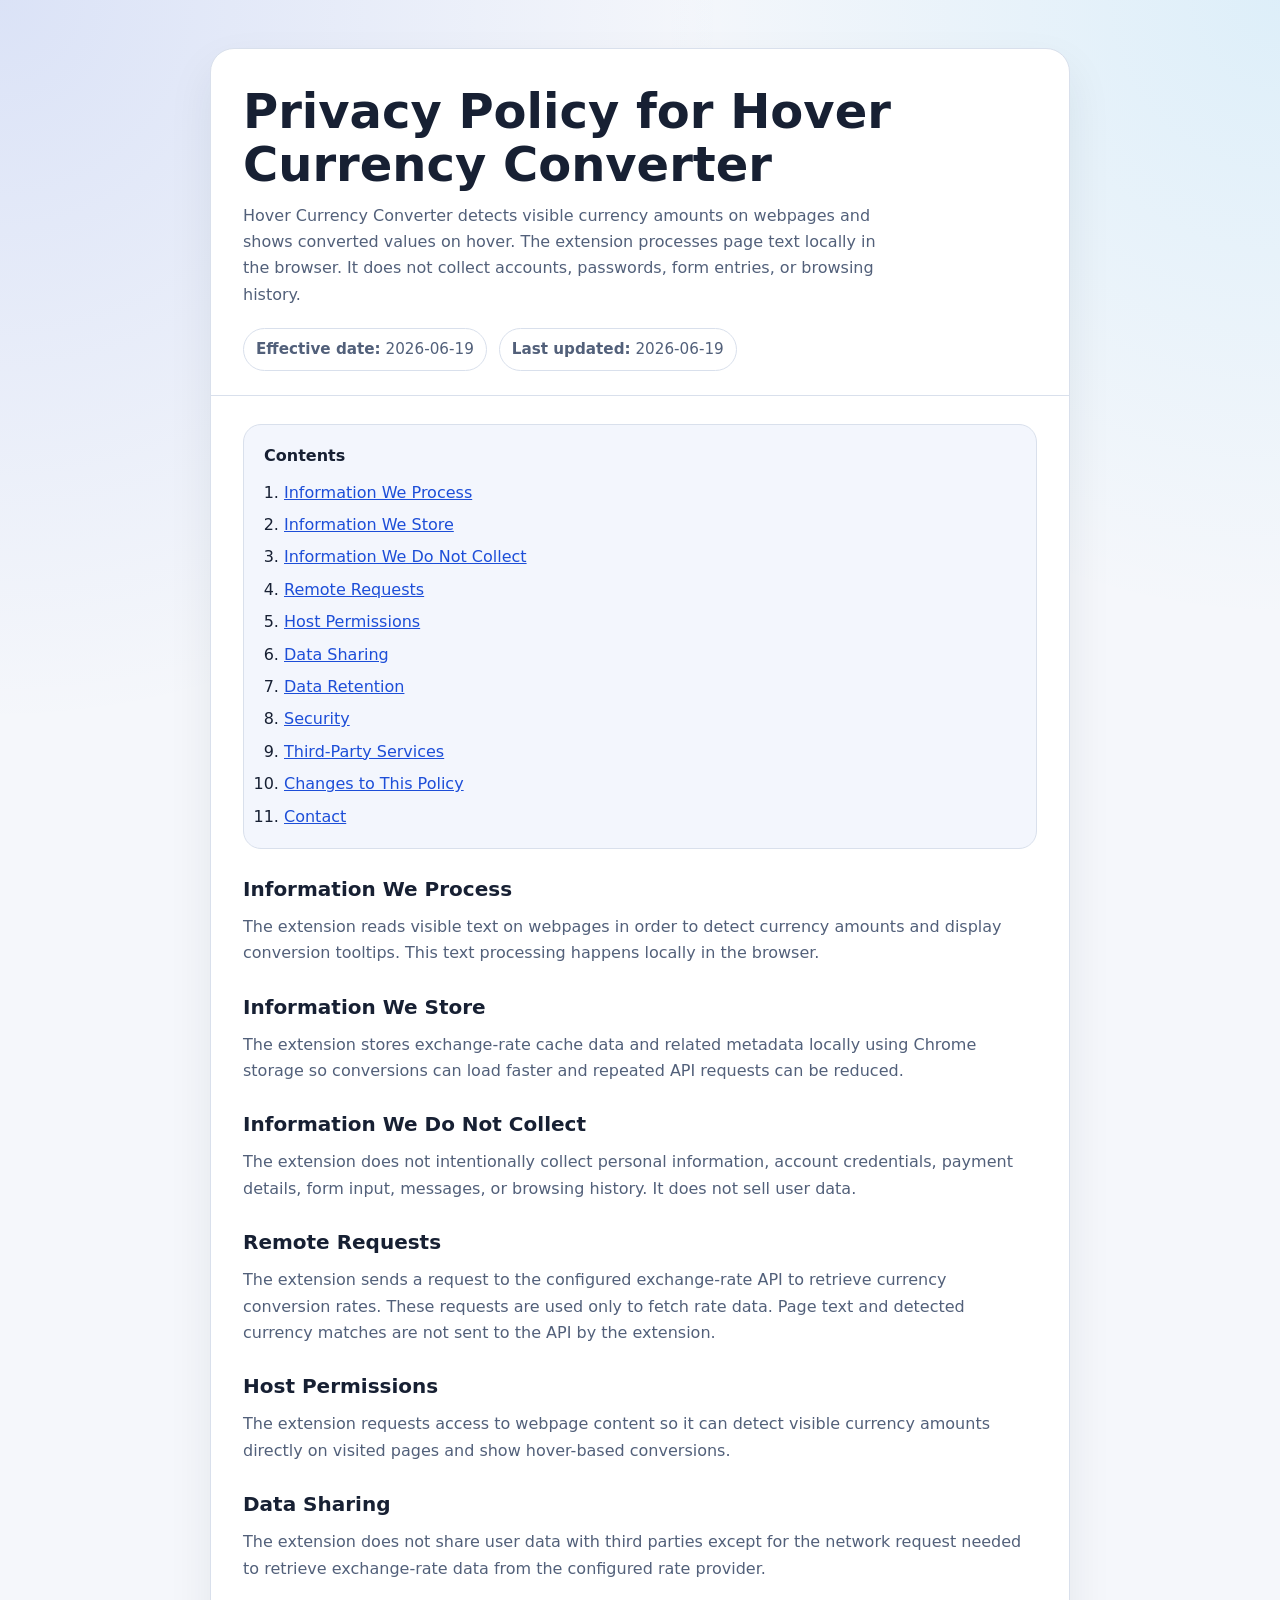
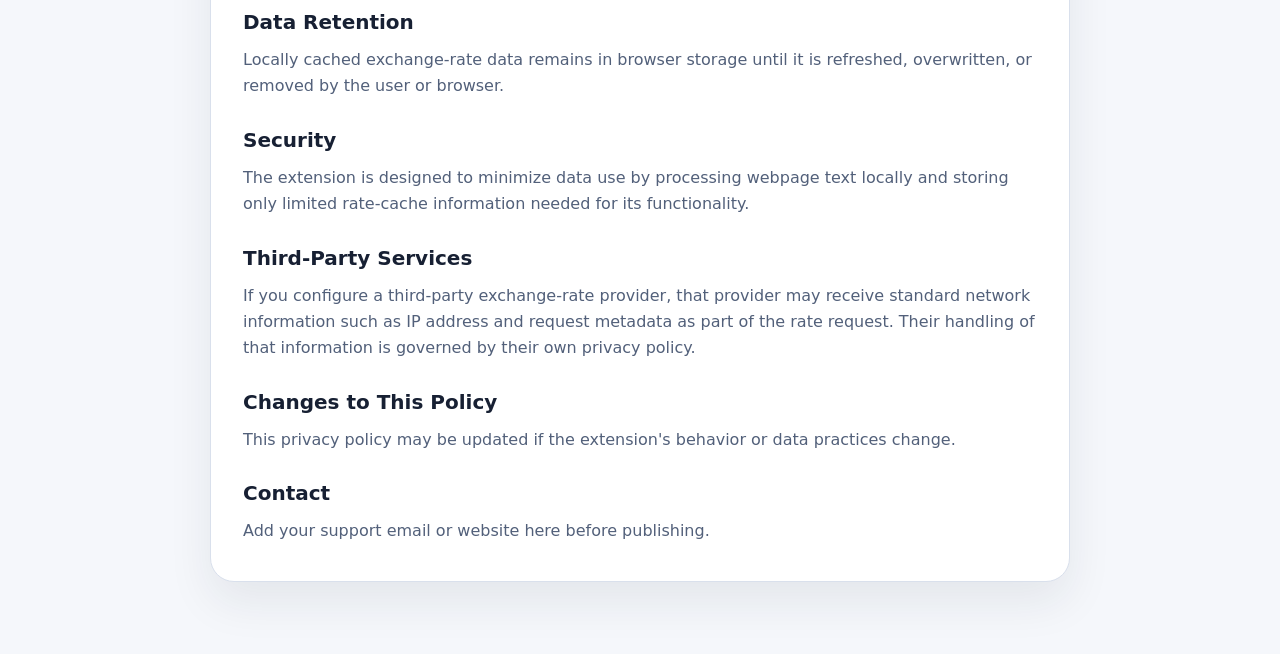
<file: hcc/privacy-policy.html>
<!doctype html>
<html lang="en">
<head>
    <meta charset="utf-8" />
    <meta name="viewport" content="width=device-width, initial-scale=1" />
    <title>Hover Currency Converter Privacy Policy</title>
    <meta
        name="description"
        content="Privacy Policy for Hover Currency Converter, a browser extension that detects visible currency amounts on webpages and shows converted values on hover."
    />
    <style>
        :root {
            color-scheme: light dark;
            --bg: #f5f7fb;
            --surface: #ffffff;
            --text: #172033;
            --muted: #52607a;
            --border: #d9e0ec;
            --accent: #1d4ed8;
            --shadow: 0 20px 45px rgba(23, 32, 51, 0.08);
        }

        @media (prefers-color-scheme: dark) {
            :root {
                --bg: #0f172a;
                --surface: #111c34;
                --text: #e5ecf8;
                --muted: #b6c2d9;
                --border: #23314f;
                --accent: #7cb4ff;
                --shadow: 0 20px 45px rgba(0, 0, 0, 0.28);
            }
        }

        * {
            box-sizing: border-box;
        }

        body {
            margin: 0;
            background:
                radial-gradient(circle at top left, rgba(29, 78, 216, 0.12), transparent 28%),
                radial-gradient(circle at top right, rgba(14, 165, 233, 0.1), transparent 24%),
                var(--bg);
            color: var(--text);
            font: 16px/1.65 system-ui, -apple-system, BlinkMacSystemFont, "Segoe UI", sans-serif;
        }

        .container {
            max-width: 900px;
            margin: 0 auto;
            padding: 48px 20px 72px;
        }

        .card {
            background: var(--surface);
            border: 1px solid var(--border);
            border-radius: 24px;
            box-shadow: var(--shadow);
            overflow: hidden;
        }

        header {
            padding: 36px 32px 24px;
            border-bottom: 1px solid var(--border);
        }

        h1 {
            margin: 0 0 12px;
            font-size: clamp(2rem, 5vw, 3rem);
            line-height: 1.1;
        }

        .summary {
            margin: 0;
            max-width: 65ch;
            color: var(--muted);
        }

        .meta {
            display: flex;
            flex-wrap: wrap;
            gap: 12px;
            margin-top: 20px;
            color: var(--muted);
            font-size: 0.95rem;
        }

        .pill {
            padding: 8px 12px;
            border: 1px solid var(--border);
            border-radius: 999px;
            background: rgba(255, 255, 255, 0.35);
        }

        main {
            padding: 28px 32px 36px;
        }

        nav {
            margin-bottom: 24px;
            padding: 18px 20px;
            border: 1px solid var(--border);
            border-radius: 18px;
            background: rgba(29, 78, 216, 0.05);
        }

        nav strong {
            display: block;
            margin-bottom: 10px;
        }

        nav ol {
            margin: 0;
            padding-left: 20px;
        }

        nav li + li {
            margin-top: 6px;
        }

        section + section {
            margin-top: 24px;
        }

        h2 {
            margin: 0 0 8px;
            font-size: 1.25rem;
        }

        p {
            margin: 0;
            color: var(--muted);
        }

        a {
            color: var(--accent);
        }

        footer {
            padding: 0 32px 32px;
            color: var(--muted);
            font-size: 0.95rem;
        }

        @media (max-width: 640px) {
            header,
            main,
            footer {
                padding-left: 20px;
                padding-right: 20px;
            }
        }
    </style>
</head>
<body>
    <div class="container">
        <article class="card">
            <header>
                <h1>Privacy Policy for Hover Currency Converter</h1>
                <p class="summary">
                    Hover Currency Converter detects visible currency amounts on webpages and shows converted values on hover.
                    The extension processes page text locally in the browser. It does not collect accounts, passwords,
                    form entries, or browsing history.
                </p>
                <div class="meta">
                    <span class="pill"><strong>Effective date:</strong> 2026-06-19</span>
                    <span class="pill"><strong>Last updated:</strong> 2026-06-19</span>
                </div>
            </header>

            <main>
                <nav aria-label="Table of contents">
                    <strong>Contents</strong>
                    <ol>
                        <li><a href="#information-we-process">Information We Process</a></li>
                        <li><a href="#information-we-store">Information We Store</a></li>
                        <li><a href="#information-we-do-not-collect">Information We Do Not Collect</a></li>
                        <li><a href="#remote-requests">Remote Requests</a></li>
                        <li><a href="#host-permissions">Host Permissions</a></li>
                        <li><a href="#data-sharing">Data Sharing</a></li>
                        <li><a href="#data-retention">Data Retention</a></li>
                        <li><a href="#security">Security</a></li>
                        <li><a href="#third-party-services">Third-Party Services</a></li>
                        <li><a href="#changes-to-this-policy">Changes to This Policy</a></li>
                        <li><a href="#contact">Contact</a></li>
                    </ol>
                </nav>

                <section id="information-we-process">
                    <h2>Information We Process</h2>
                    <p>
                        The extension reads visible text on webpages in order to detect currency amounts and display
                        conversion tooltips. This text processing happens locally in the browser.
                    </p>
                </section>

                <section id="information-we-store">
                    <h2>Information We Store</h2>
                    <p>
                        The extension stores exchange-rate cache data and related metadata locally using Chrome storage so
                        conversions can load faster and repeated API requests can be reduced.
                    </p>
                </section>

                <section id="information-we-do-not-collect">
                    <h2>Information We Do Not Collect</h2>
                    <p>
                        The extension does not intentionally collect personal information, account credentials, payment
                        details, form input, messages, or browsing history. It does not sell user data.
                    </p>
                </section>

                <section id="remote-requests">
                    <h2>Remote Requests</h2>
                    <p>
                        The extension sends a request to the configured exchange-rate API to retrieve currency conversion
                        rates. These requests are used only to fetch rate data. Page text and detected currency matches
                        are not sent to the API by the extension.
                    </p>
                </section>

                <section id="host-permissions">
                    <h2>Host Permissions</h2>
                    <p>
                        The extension requests access to webpage content so it can detect visible currency amounts
                        directly on visited pages and show hover-based conversions.
                    </p>
                </section>

                <section id="data-sharing">
                    <h2>Data Sharing</h2>
                    <p>
                        The extension does not share user data with third parties except for the network request needed
                        to retrieve exchange-rate data from the configured rate provider.
                    </p>
                </section>

                <section id="data-retention">
                    <h2>Data Retention</h2>
                    <p>
                        Locally cached exchange-rate data remains in browser storage until it is refreshed, overwritten,
                        or removed by the user or browser.
                    </p>
                </section>

                <section id="security">
                    <h2>Security</h2>
                    <p>
                        The extension is designed to minimize data use by processing webpage text locally and storing only
                        limited rate-cache information needed for its functionality.
                    </p>
                </section>

                <section id="third-party-services">
                    <h2>Third-Party Services</h2>
                    <p>
                        If you configure a third-party exchange-rate provider, that provider may receive standard network
                        information such as IP address and request metadata as part of the rate request. Their handling of
                        that information is governed by their own privacy policy.
                    </p>
                </section>

                <section id="changes-to-this-policy">
                    <h2>Changes to This Policy</h2>
                    <p>
                        This privacy policy may be updated if the extension's behavior or data practices change.
                    </p>
                </section>

                <section id="contact">
                    <h2>Contact</h2>
                    <p>Add your support email or website here before publishing.</p>
                </section>
            </main>
        </article>
    </div>
</body>
</html>
</file>
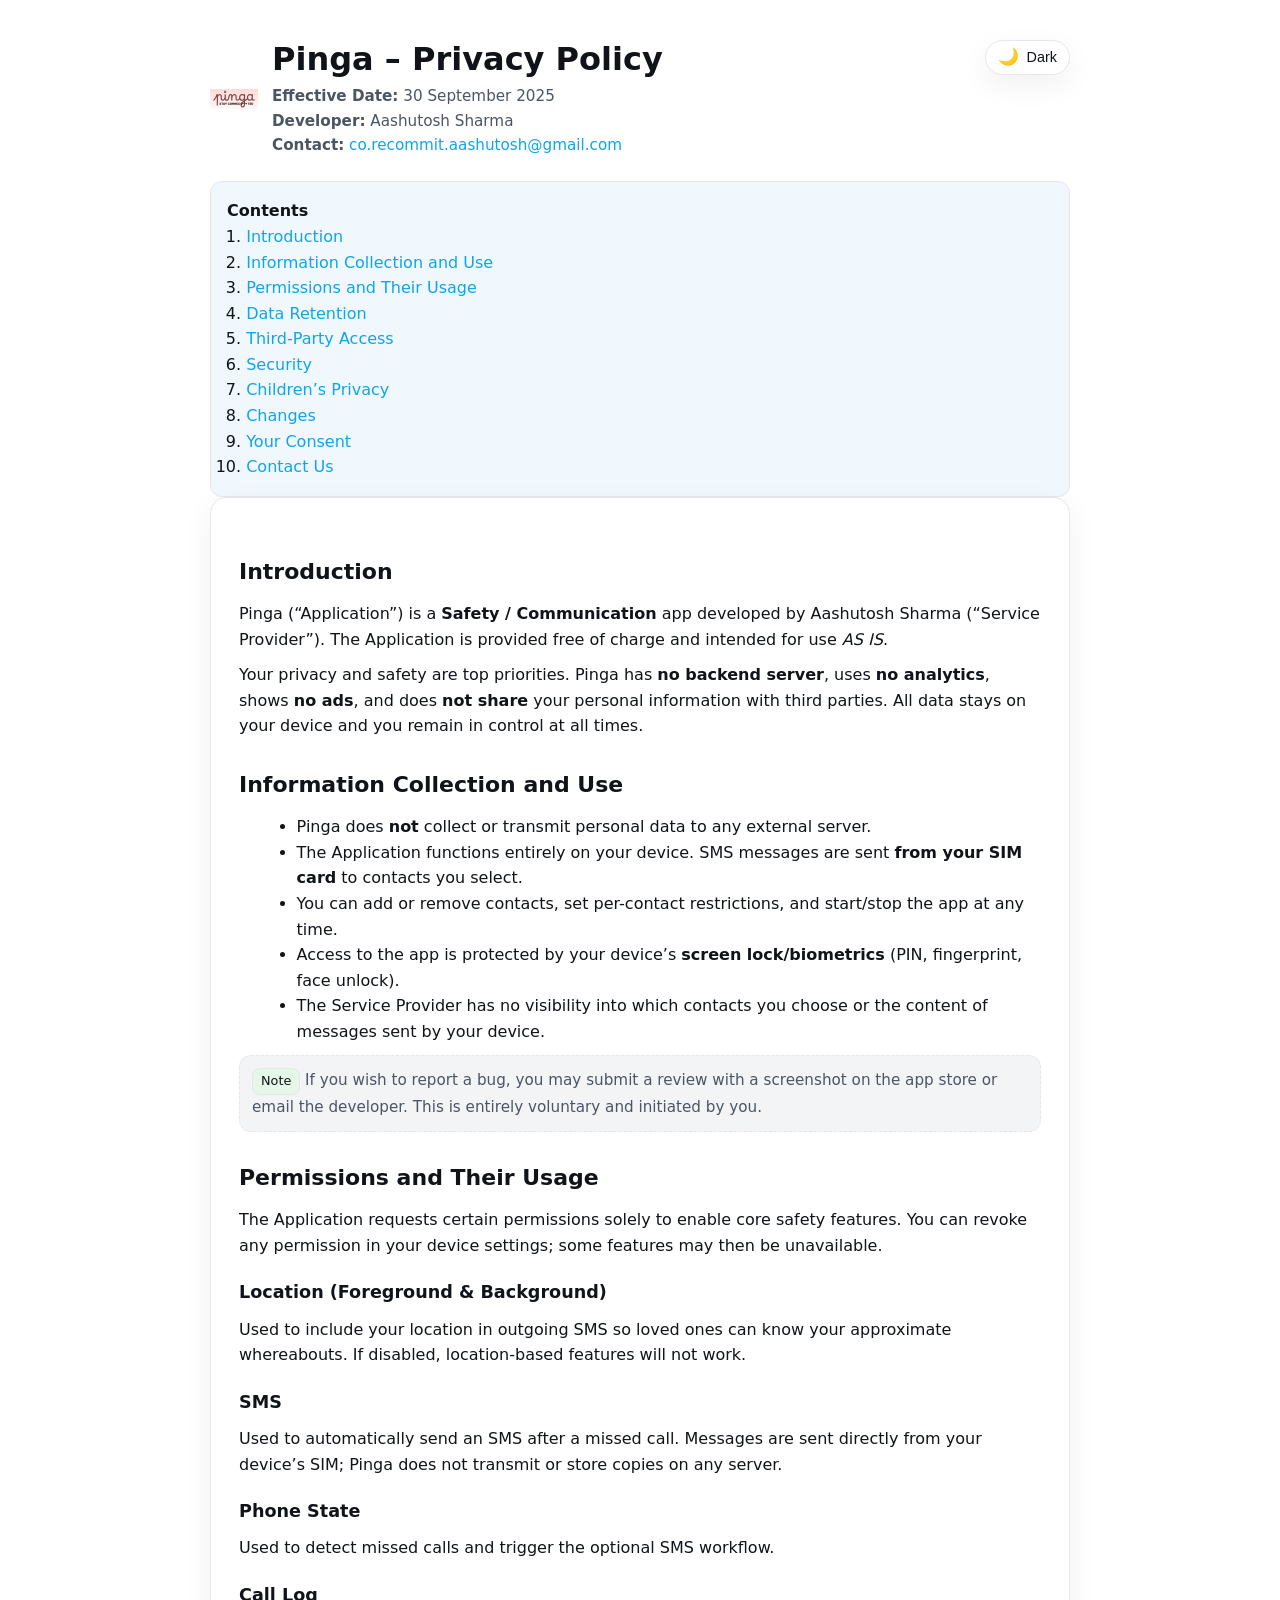
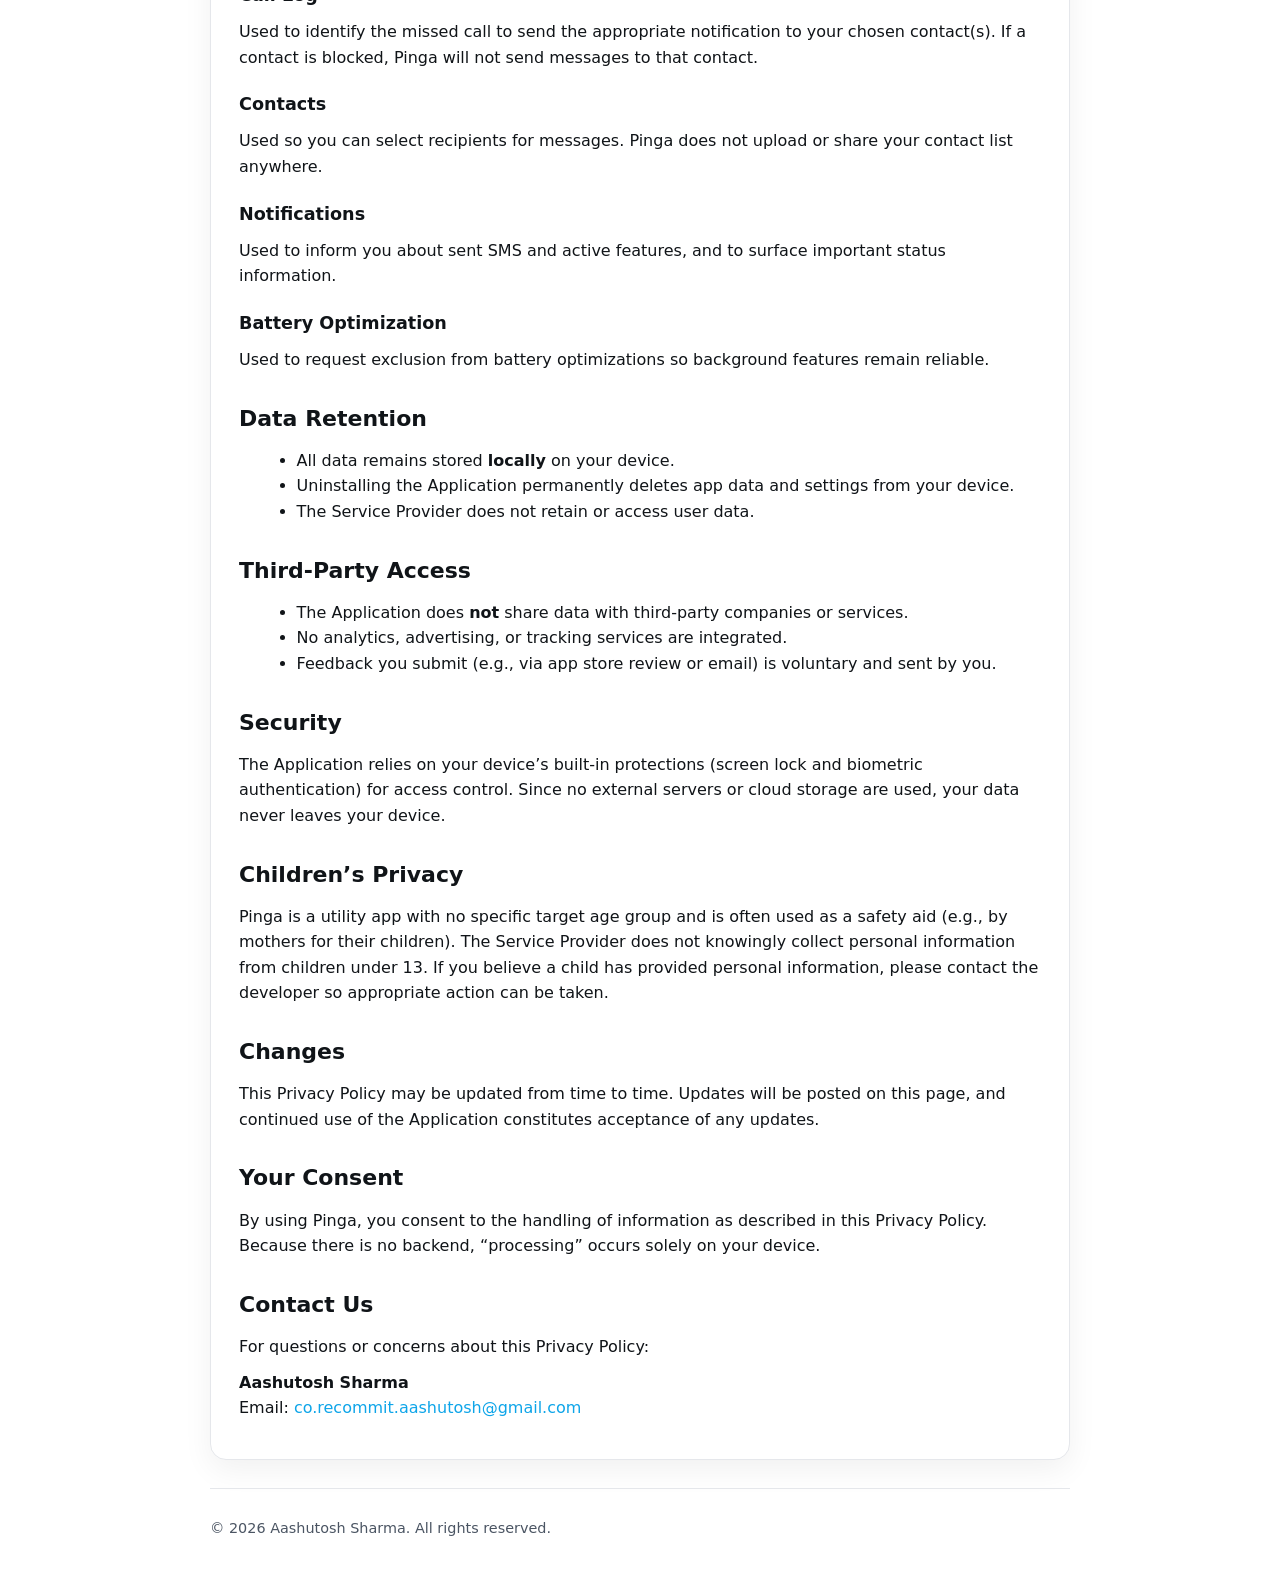
<file: pinga/privacy-policy.html>
<!doctype html>
<html lang="en" data-theme="auto">

<head>
    <meta charset="utf-8" />
    <meta name="viewport" content="width=device-width, initial-scale=1" />
    <title>Pinga – Privacy Policy</title>
    <meta name="description"
        content="Privacy Policy for the Pinga mobile application by Aashutosh Sharma. No backend, no analytics, no ads. All data stays on-device and is deleted on uninstall." />

    <!-- Open Graph -->
    <meta property="og:title" content="Pinga – Privacy Policy" />
    <meta property="og:description"
        content="No backend, no analytics, no ads. All data stays on-device and is deleted on uninstall." />
    <meta property="og:type" content="website" />
    <meta property="og:locale" content="en_IN" />

    <!-- JSON-LD Schema.org (Privacy Policy as a WebPage) -->
    <script type="application/ld+json">
  {
    "@context": "https://schema.org",
    "@type": "WebPage",
    "name": "Pinga – Privacy Policy",
    "about": {
      "@type": "SoftwareApplication",
      "name": "Pinga",
      "applicationCategory": "Safety / Communication",
      "operatingSystem": "Android, iOS"
    },
    "publisher": {
      "@type": "Person",
      "name": "Aashutosh Sharma"
    },
    "description": "Privacy Policy for the Pinga mobile application. No backend, no analytics, no ads. All data remains on-device."
  }
  </script>

    <style>
        :root {
            /* Light */
            --ink: #101418;
            --sub: #4b5563;
            --bg: #ffffff;
            --card: #ffffff;
            --muted: #f3f4f6;
            --brand: #0ea5e9;
            --border: #e5e7eb;
            --success: #22c55e;
            --shadow: 0 10px 30px rgba(2, 6, 23, .06);
        }

        @media (prefers-color-scheme: dark) {
            :root {
                --ink: #e5e7eb;
                --sub: #9aa3af;
                --bg: #0b0f14;
                --card: #0f141a;
                --muted: #0d1218;
                --brand: #38bdf8;
                --border: #1f2a37;
                --success: #22c55e;
                --shadow: 0 10px 30px rgba(0, 0, 0, .4);
            }
        }

        /* Manual override via [data-theme="light"|"dark"] */
        html[data-theme="light"] {
            --ink: #101418;
            --sub: #4b5563;
            --bg: #ffffff;
            --card: #ffffff;
            --muted: #f3f4f6;
            --brand: #0ea5e9;
            --border: #e5e7eb;
            --success: #22c55e;
            --shadow: 0 10px 30px rgba(2, 6, 23, .06);
        }

        html[data-theme="dark"] {
            --ink: #e5e7eb;
            --sub: #9aa3af;
            --bg: #0b0f14;
            --card: #0f141a;
            --muted: #0d1218;
            --brand: #38bdf8;
            --border: #1f2a37;
            --success: #22c55e;
            --shadow: 0 10px 30px rgba(0, 0, 0, .4);
        }

        * {
            box-sizing: border-box
        }

        html,
        body {
            margin: 0;
            padding: 0;
            background: var(--bg);
            color: var(--ink);
            font: 16px/1.6 system-ui, -apple-system, Segoe UI, Roboto, Ubuntu, "Helvetica Neue", Arial, sans-serif
        }

        .container {
            max-width: 900px;
            margin-inline: auto;
            padding: 40px 20px
        }

        header {
            margin-bottom: 24px;
            display: flex;
            align-items: flex-start;
            justify-content: space-between;
            gap: 16px
        }

        .titlewrap {
            display: flex;
            gap: 14px;
            align-items: center
        }

        #logo {
            width: 48px;
            height: 48px;
            display: block
        }

        h1 {
            font-size: 2rem;
            line-height: 1.2;
            margin: 0 0 6px
        }

        .meta {
            color: var(--sub);
            font-size: .95rem
        }

        .card {
            background: var(--card);
            border: 1px solid var(--border);
            border-radius: 16px;
            padding: 28px;
            box-shadow: var(--shadow)
        }

        h2 {
            font-size: 1.375rem;
            margin: 28px 0 12px
        }

        h3 {
            font-size: 1.1rem;
            margin: 20px 0 8px
        }

        p {
            margin: 10px 0
        }

        ul {
            margin: 10px 0 10px 1.1rem
        }

        a {
            color: var(--brand);
            text-decoration: none
        }

        a:hover {
            text-decoration: underline
        }

        .notice {
            background: var(--muted);
            border: 1px dashed var(--border);
            padding: 12px;
            border-radius: 12px;
            color: var(--sub);
            font-size: .95rem
        }

        .toc {
            padding: 16px;
            border: 1px solid var(--border);
            border-radius: 12px;
            background: color-mix(in oklab, var(--card) 92%, var(--brand) 8%)
        }

        .toc ol {
            margin: 0;
            padding-left: 1.2rem
        }

        .badge {
            display: inline-block;
            padding: .15rem .5rem;
            border-radius: .5rem;
            background: color-mix(in oklab, var(--success) 15%, var(--bg));
            color: var(--ink);
            font-size: .8rem;
            border: 1px solid var(--border)
        }

        footer {
            margin-top: 28px;
            color: var(--sub);
            font-size: .9rem
        }

        hr {
            border: 0;
            border-top: 1px solid var(--border);
            margin: 28px 0
        }

        .toggle {
            border: 1px solid var(--border);
            background: var(--card);
            color: var(--ink);
            border-radius: 999px;
            padding: 8px 12px;
            font-size: .9rem;
            display: inline-flex;
            align-items: center;
            gap: 8px;
            cursor: pointer;
            box-shadow: var(--shadow);
        }

        .toggle:focus-visible {
            outline: 2px solid var(--brand);
            outline-offset: 2px
        }

        .toggle .icon {
            font-size: 1.05rem;
            line-height: 1
        }

        @media print {
            .container {
                padding: 0
            }

            a {
                text-decoration: none;
                color: inherit
            }

            .card,
            .toc,
            .notice {
                border-color: #ddd;
                box-shadow: none
            }

            .toggle {
                display: none
            }
        }
    </style>
</head>

<body>
    <div class="container">
        <header>
            <div class="titlewrap">
                <!-- LOGO SLOT: set your SVG or image path here -->
                <!-- Example: <img id="logo" src="/assets/pinga-logo.svg" alt="Pinga logo" width="48" height="48" /> -->
                <img id="logo" src="./pinga-pp.svg" alt="Pinga logo" height="48" />
                <div>
                    <h1>Pinga – Privacy Policy</h1>
                    <div class="meta">
                        <span><strong>Effective Date:</strong> 30 September 2025</span><br />
                        <span><strong>Developer:</strong> Aashutosh Sharma</span><br />
                        <span><strong>Contact:</strong> <a
                                href="mailto:co.recommit.aashutosh@gmail.com">co.recommit.aashutosh@gmail.com</a></span>
                    </div>
                </div>
            </div>
            <button id="themeToggle" class="toggle" type="button" aria-pressed="false" aria-label="Toggle dark mode">
                <span class="icon" aria-hidden="true">🌙</span><span id="toggleText">Dark</span>
            </button>
        </header>

        <div class="toc" role="navigation" aria-label="Table of contents">
            <strong>Contents</strong>
            <ol>
                <li><a href="#introduction">Introduction</a></li>
                <li><a href="#information-collection">Information Collection and Use</a></li>
                <li><a href="#permissions">Permissions and Their Usage</a></li>
                <li><a href="#data-retention">Data Retention</a></li>
                <li><a href="#third-party-access">Third-Party Access</a></li>
                <li><a href="#security">Security</a></li>
                <li><a href="#children">Children’s Privacy</a></li>
                <li><a href="#changes">Changes</a></li>
                <li><a href="#consent">Your Consent</a></li>
                <li><a href="#contact">Contact Us</a></li>
            </ol>
        </div>

        <main class="card" role="main">
            <section id="introduction" aria-labelledby="intro-heading">
                <h2 id="intro-heading">Introduction</h2>
                <p>Pinga (“Application”) is a <strong>Safety / Communication</strong> app developed by Aashutosh Sharma
                    (“Service Provider”). The Application is provided free of charge and intended for use <em>AS
                        IS</em>.</p>
                <p>Your privacy and safety are top priorities. Pinga has <strong>no backend server</strong>, uses
                    <strong>no analytics</strong>, shows <strong>no ads</strong>, and does <strong>not share</strong>
                    your personal information with third parties. All data stays on your device and you remain in
                    control at all times.
                </p>
            </section>

            <section id="information-collection" aria-labelledby="info-heading">
                <h2 id="info-heading">Information Collection and Use</h2>
                <ul>
                    <li>Pinga does <strong>not</strong> collect or transmit personal data to any external server.</li>
                    <li>The Application functions entirely on your device. SMS messages are sent <strong>from your SIM
                            card</strong> to contacts you select.</li>
                    <li>You can add or remove contacts, set per-contact restrictions, and start/stop the app at any
                        time.</li>
                    <li>Access to the app is protected by your device’s <strong>screen lock/biometrics</strong> (PIN,
                        fingerprint, face unlock).</li>
                    <li>The Service Provider has no visibility into which contacts you choose or the content of messages
                        sent by your device.</li>
                </ul>
                <p class="notice"><span class="badge">Note</span> If you wish to report a bug, you may submit a review
                    with a screenshot on the app store or email the developer. This is entirely voluntary and initiated
                    by you.</p>
            </section>

            <section id="permissions" aria-labelledby="perm-heading">
                <h2 id="perm-heading">Permissions and Their Usage</h2>
                <p>The Application requests certain permissions solely to enable core safety features. You can revoke
                    any permission in your device settings; some features may then be unavailable.</p>
                <h3>Location (Foreground &amp; Background)</h3>
                <p>Used to include your location in outgoing SMS so loved ones can know your approximate whereabouts. If
                    disabled, location-based features will not work.</p>

                <h3>SMS</h3>
                <p>Used to automatically send an SMS after a missed call. Messages are sent directly from your device’s
                    SIM; Pinga does not transmit or store copies on any server.</p>

                <h3>Phone State</h3>
                <p>Used to detect missed calls and trigger the optional SMS workflow.</p>

                <h3>Call Log</h3>
                <p>Used to identify the missed call to send the appropriate notification to your chosen contact(s). If a
                    contact is blocked, Pinga will not send messages to that contact.</p>

                <h3>Contacts</h3>
                <p>Used so you can select recipients for messages. Pinga does not upload or share your contact list
                    anywhere.</p>

                <h3>Notifications</h3>
                <p>Used to inform you about sent SMS and active features, and to surface important status information.
                </p>

                <h3>Battery Optimization</h3>
                <p>Used to request exclusion from battery optimizations so background features remain reliable.</p>
            </section>

            <section id="data-retention" aria-labelledby="retention-heading">
                <h2 id="retention-heading">Data Retention</h2>
                <ul>
                    <li>All data remains stored <strong>locally</strong> on your device.</li>
                    <li>Uninstalling the Application permanently deletes app data and settings from your device.</li>
                    <li>The Service Provider does not retain or access user data.</li>
                </ul>
            </section>

            <section id="third-party-access" aria-labelledby="third-party-heading">
                <h2 id="third-party-heading">Third-Party Access</h2>
                <ul>
                    <li>The Application does <strong>not</strong> share data with third-party companies or services.
                    </li>
                    <li>No analytics, advertising, or tracking services are integrated.</li>
                    <li>Feedback you submit (e.g., via app store review or email) is voluntary and sent by you.</li>
                </ul>
            </section>

            <section id="security" aria-labelledby="security-heading">
                <h2 id="security-heading">Security</h2>
                <p>The Application relies on your device’s built-in protections (screen lock and biometric
                    authentication) for access control. Since no external servers or cloud storage are used, your data
                    never leaves your device.</p>
            </section>

            <section id="children" aria-labelledby="children-heading">
                <h2 id="children-heading">Children’s Privacy</h2>
                <p>Pinga is a utility app with no specific target age group and is often used as a safety aid (e.g., by
                    mothers for their children). The Service Provider does not knowingly collect personal information
                    from children under 13. If you believe a child has provided personal information, please contact the
                    developer so appropriate action can be taken.</p>
            </section>

            <section id="changes" aria-labelledby="changes-heading">
                <h2 id="changes-heading">Changes</h2>
                <p>This Privacy Policy may be updated from time to time. Updates will be posted on this page, and
                    continued use of the Application constitutes acceptance of any updates.</p>
            </section>

            <section id="consent" aria-labelledby="consent-heading">
                <h2 id="consent-heading">Your Consent</h2>
                <p>By using Pinga, you consent to the handling of information as described in this Privacy Policy.
                    Because there is no backend, “processing” occurs solely on your device.</p>
            </section>

            <section id="contact" aria-labelledby="contact-heading">
                <h2 id="contact-heading">Contact Us</h2>
                <p>For questions or concerns about this Privacy Policy:</p>
                <p><strong>Aashutosh Sharma</strong><br />
                    Email: <a href="mailto:co.recommit.aashutosh@gmail.com">co.recommit.aashutosh@gmail.com</a>
                </p>
            </section>
        </main>

        <footer>
            <hr />
            <div>© <span id="year"></span> Aashutosh Sharma. All rights reserved.</div>
        </footer>
    </div>

    <script>
        // Footer year
        document.getElementById('year').textContent = new Date().getFullYear();

        // Theme logic: 'auto' (system), 'light', 'dark'
        const KEY = 'pinga-theme';
        const root = document.documentElement;
        const btn = document.getElementById('themeToggle');
        const txt = document.getElementById('toggleText');
        const iconSpan = btn.querySelector('.icon');

        function applyTheme(pref) {
            // pref: 'light' | 'dark' | 'auto'
            root.setAttribute('data-theme', pref);
            // Button UI
            const isDark = (pref === 'dark') || (pref === 'auto' && matchMedia('(prefers-color-scheme: dark)').matches);
            btn.setAttribute('aria-pressed', String(isDark));
            iconSpan.textContent = isDark ? '☀️' : '🌙';
            txt.textContent = isDark ? 'Light' : 'Dark';
        }

        function loadTheme() {
            const saved = localStorage.getItem(KEY) || 'auto';
            applyTheme(saved);
            return saved;
        }

        function nextTheme(curr) {
            // cycle: auto -> dark -> light -> auto
            if (curr === 'auto') return 'dark';
            if (curr === 'dark') return 'light';
            return 'auto';
        }

        let current = loadTheme();

        btn.addEventListener('click', () => {
            current = nextTheme(current);
            localStorage.setItem(KEY, current);
            applyTheme(current);
        });

        // Listen to system changes when in 'auto'
        matchMedia('(prefers-color-scheme: dark)').addEventListener('change', () => {
            if ((localStorage.getItem(KEY) || 'auto') === 'auto') applyTheme('auto');
        });

        // Optional: set your logo path here via JS if you prefer
        // document.getElementById('logo').src = '/assets/pinga-logo.svg';
    </script>
</body>

</html>
</file>
